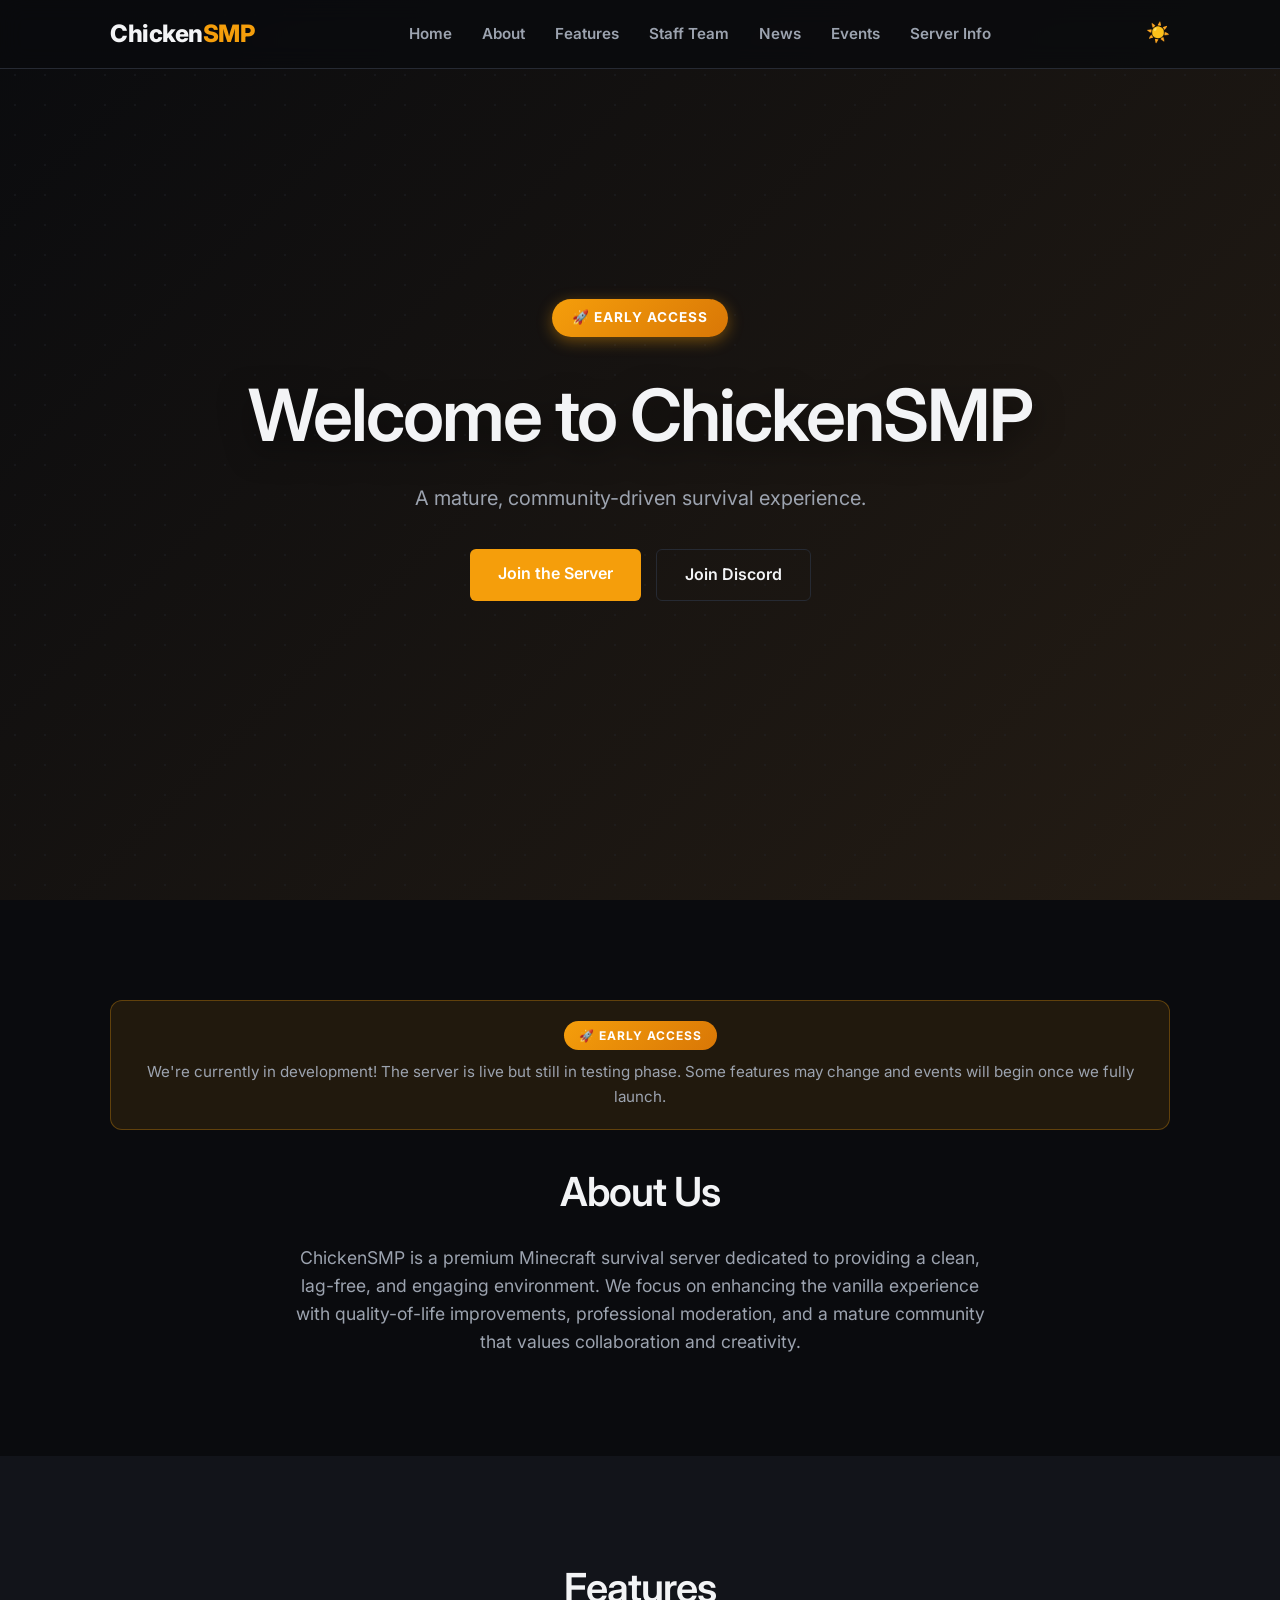
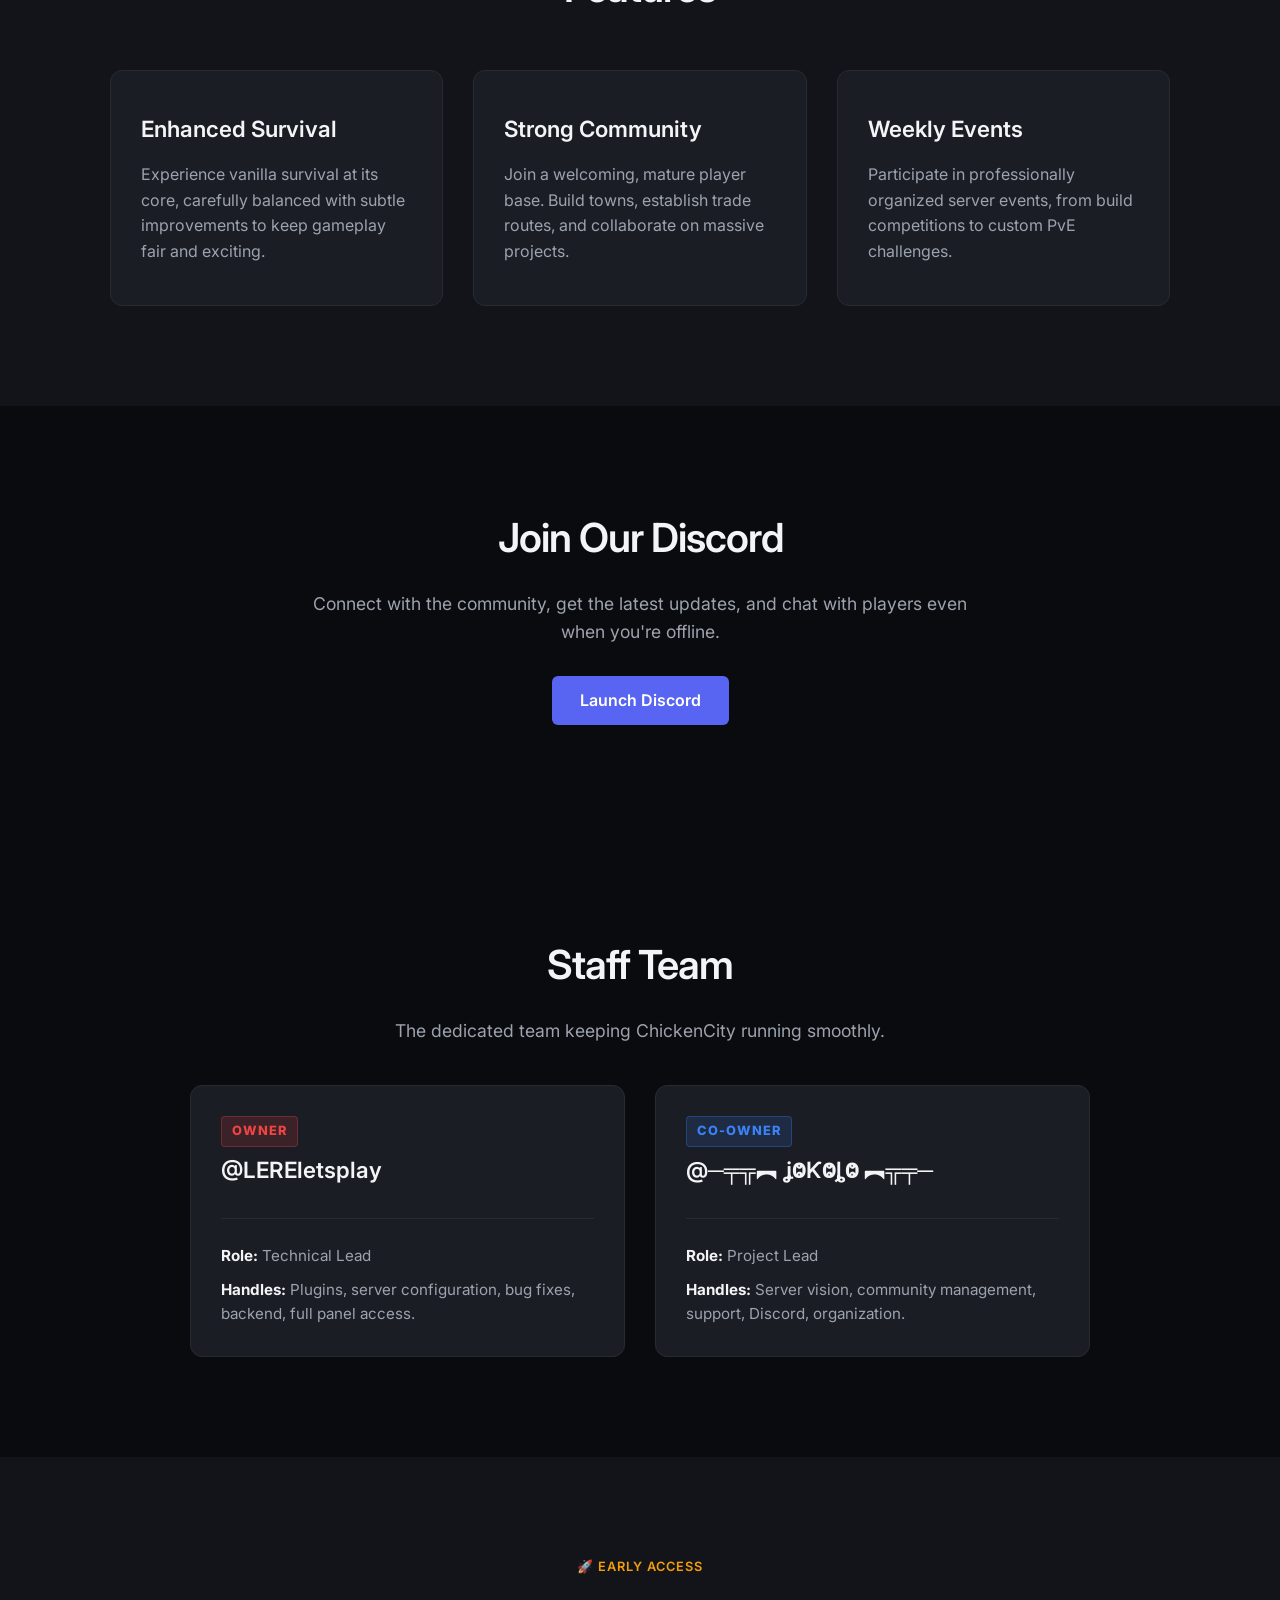
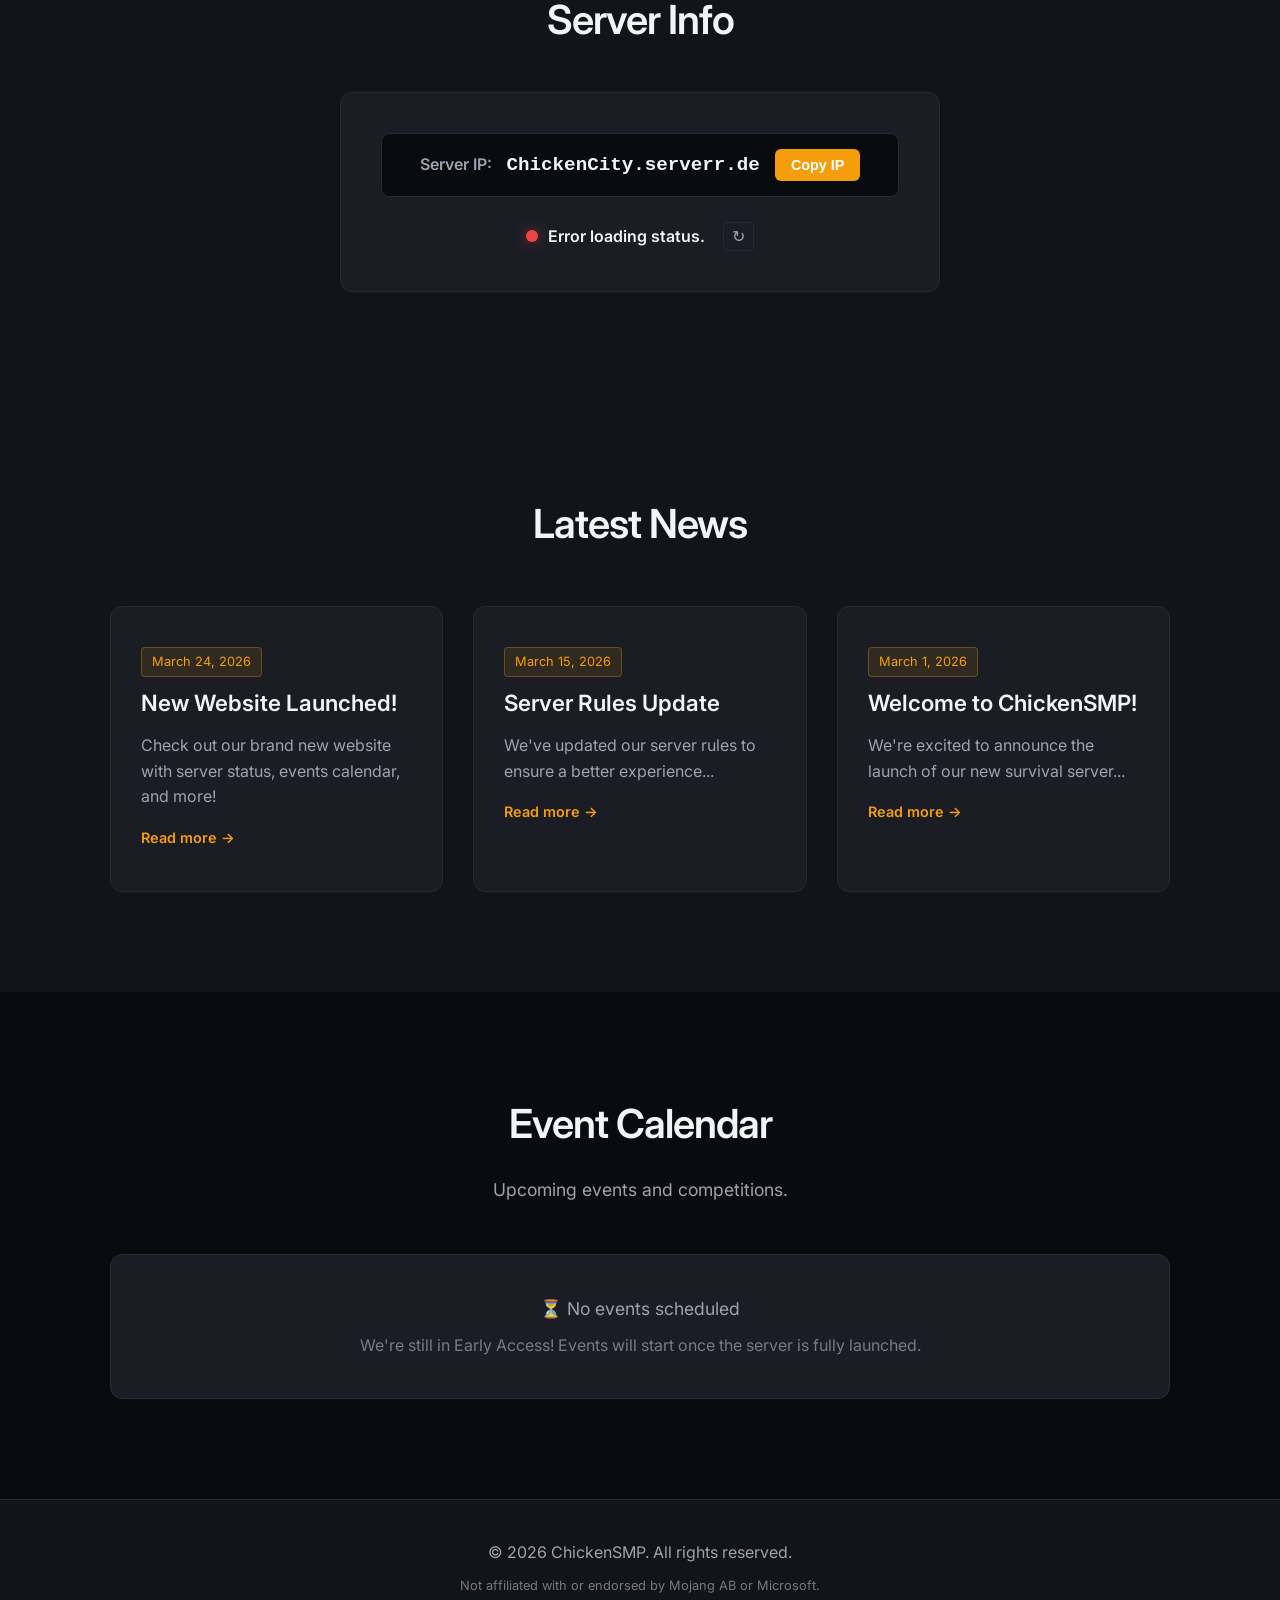
<file: index.html>
<!DOCTYPE html>
<html lang="en">
<head>
    <meta charset="UTF-8">
    <meta name="viewport" content="width=device-width, initial-scale=1.0">
    <title>ChickenSMP | Premium Minecraft Server</title>
    <link href="https://fonts.googleapis.com/css2?family=Inter:wght@300;400;600;800&display=swap" rel="stylesheet">
    <link rel="stylesheet" href="style.css">
</head>
<body>

    <nav class="navbar">
        <div class="nav-container">
            <a href="#home" class="logo">Chicken<span>SMP</span></a>
            <ul class="nav-links">
                <li><a href="#home">Home</a></li>
                <li><a href="#about">About</a></li>
                <li><a href="#features">Features</a></li>
                <li><a href="#staff">Staff Team</a></li>
                <li><a href="#news">News</a></li>
                <li><a href="#calendar">Events</a></li>
                <li><a href="#info">Server Info</a></li>
            </ul>
            <div class="nav-actions">
                <button id="theme-toggle" aria-label="Toggle Dark/Light Mode">☀️</button>
            </div>
        </div>
    </nav>

    <header id="home" class="hero">
        <div class="hero-overlay"></div>
        <div class="hero-content reveal">
            <span class="early-access-badge">🚀 Early Access</span>
            <h1>Welcome to ChickenSMP</h1>
            <p>A mature, community-driven survival experience.</p>
            <div class="hero-buttons">
                <a href="#info" class="btn btn-primary">Join the Server</a>
                <a href="#discord" class="btn btn-secondary">Join Discord</a>
            </div>
        </div>
    </header>

    <section id="about" class="section">
        <div class="container reveal">
            <div class="early-access-banner">
                <span class="badge">🚀 Early Access</span>
                <p>We're currently in development! The server is live but still in testing phase. Some features may change and events will begin once we fully launch.</p>
            </div>
            <h2 class="section-title">About Us</h2>
            <p class="section-text">
                ChickenSMP is a premium Minecraft survival server dedicated to providing a clean, lag-free, and engaging environment. We focus on enhancing the vanilla experience with quality-of-life improvements, professional moderation, and a mature community that values collaboration and creativity.
            </p>
        </div>
    </section>

    <section id="features" class="section bg-alt">
        <div class="container reveal">
            <h2 class="section-title">Features</h2>
            <div class="grid">
                <div class="card hover-glow">
                    <h3>Enhanced Survival</h3>
                    <p>Experience vanilla survival at its core, carefully balanced with subtle improvements to keep gameplay fair and exciting.</p>
                </div>
                <div class="card hover-glow" style="transition-delay: 0.1s;">
                    <h3>Strong Community</h3>
                    <p>Join a welcoming, mature player base. Build towns, establish trade routes, and collaborate on massive projects.</p>
                </div>
                <div class="card hover-glow" style="transition-delay: 0.2s;">
                    <h3>Weekly Events</h3>
                    <p>Participate in professionally organized server events, from build competitions to custom PvE challenges.</p>
                </div>
            </div>
        </div>
    </section>

    <section id="discord" class="section">
        <div class="container text-center reveal">
            <h2 class="section-title">Join Our Discord</h2>
            <p class="section-text">Connect with the community, get the latest updates, and chat with players even when you're offline.</p>
            <a href="https://discord.gg/7nu7mjm6Xs" target="_blank" rel="noopener noreferrer" class="btn btn-primary discord-btn">
                Launch Discord
            </a>
        </div>
    </section>

    <section id="staff" class="section">
        <div class="container reveal">
            <h2 class="section-title">Staff Team</h2>
            <p class="section-text" style="margin-bottom: 40px;">The dedicated team keeping ChickenCity running smoothly.</p>
            
            <div class="grid staff-grid">
                <div class="card staff-card hover-glow">
                    <div class="staff-header">
                        <span class="staff-role owner-role">Owner</span>
                        <h3>@LEREletsplay</h3>
                    </div>
                    <ul class="staff-details">
                        <li><strong>Role:</strong> Technical Lead</li>
                        <li><strong>Handles:</strong> Plugins, server configuration, bug fixes, backend, full panel access.</li>
                    </ul>
                </div>

                <div class="card staff-card hover-glow" style="transition-delay: 0.1s;">
                    <div class="staff-header">
                        <span class="staff-role coowner-role">Co-Owner</span>
                        <h3>@─╤╦︻ ʝⰙƘⰙȴⰙ ︻╦╤─</h3>
                    </div>
                    <ul class="staff-details">
                        <li><strong>Role:</strong> Project Lead</li>
                        <li><strong>Handles:</strong> Server vision, community management, support, Discord, organization.</li>
                    </ul>
                </div>
            </div>
        </div>
    </section>

    <section id="info" class="section bg-alt">
        <div class="container reveal">
            <span class="section-badge">🚀 Early Access</span>
            <h2 class="section-title">Server Info</h2>
            <div class="info-card hover-glow">
                <div class="ip-container">
                    <span class="ip-label">Server IP:</span>
                    <span id="ip-text" class="ip-address">ChickenCity.serverr.de</span>
                    <button id="copy-btn" class="btn btn-sm">Copy IP</button>
                </div>
                <div class="status-container">
                    <div class="status-indicator" id="status-dot"></div>
                    <span id="server-status">Pinging server...</span>
                    <button id="refresh-status" class="refresh-btn" aria-label="Refresh Status">↻</button>
                </div>
            </div>
        </div>
    </section>

    <section id="news" class="section bg-alt">
        <div class="container reveal">
            <h2 class="section-title">Latest News</h2>
            <div id="news-grid" class="grid">
                <p class="section-text">Loading posts...</p>
            </div>
        </div>
    </section>

    <section id="calendar" class="section">
        <div class="container reveal">
            <h2 class="section-title">Event Calendar</h2>
            <p class="section-text" style="margin-bottom: 40px;">Upcoming events and competitions.</p>
            <div id="events-grid" class="grid">
                <p class="section-text">Loading events...</p>
            </div>
        </div>
    </section>

    <footer class="footer">
        <div class="container">
            <p>&copy; 2026 ChickenSMP. All rights reserved.</p>
            <p class="disclaimer">Not affiliated with or endorsed by Mojang AB or Microsoft.</p>
        </div>
    </footer>

    <script src="data.js"></script>
    <script src="script.js"></script>
</body>
</html>
</file>
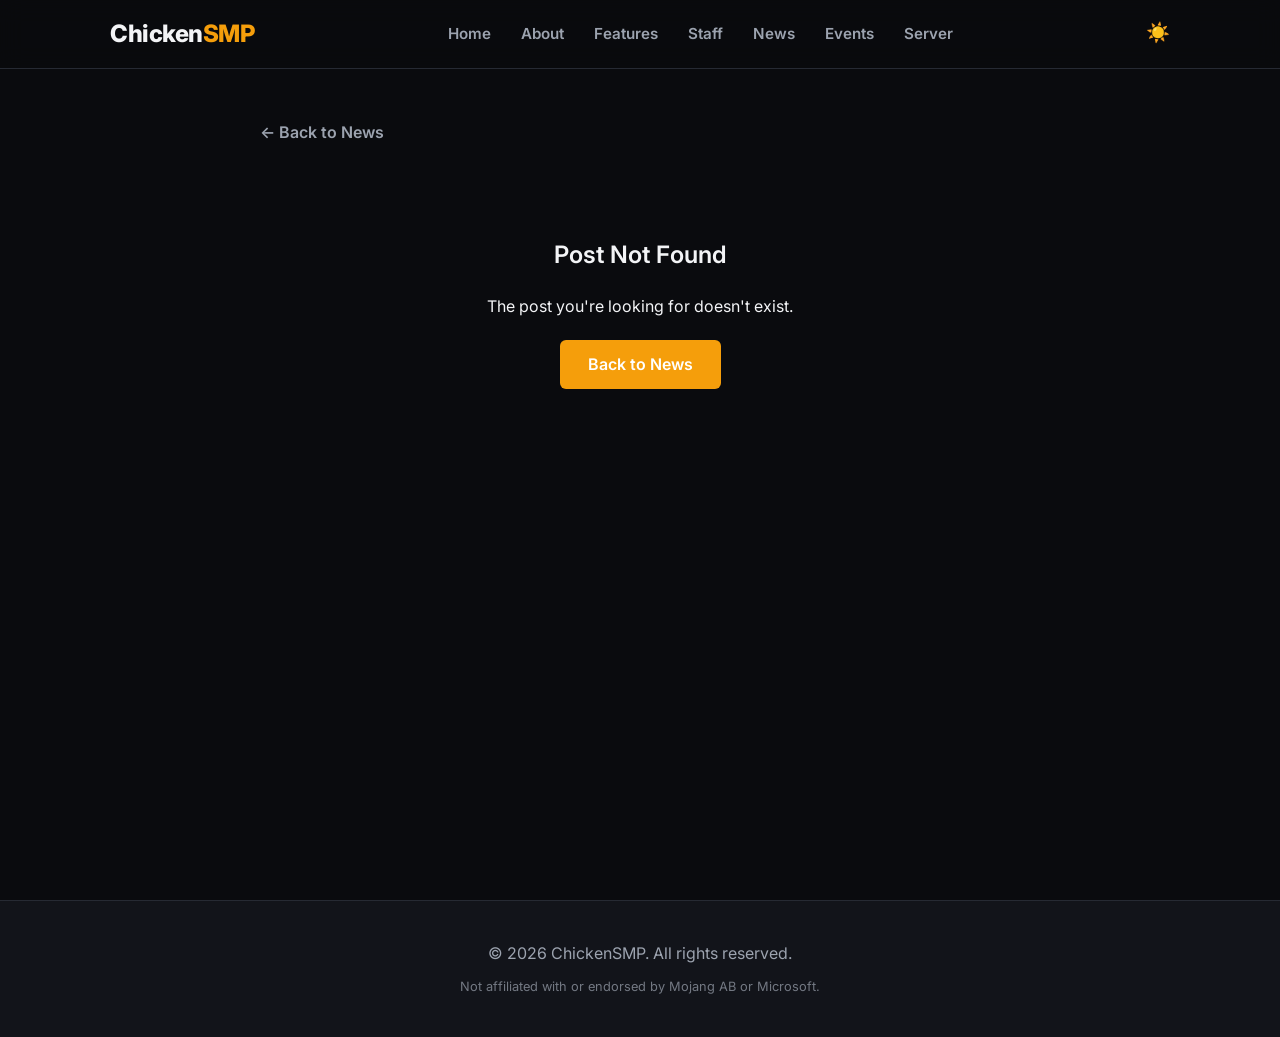
<file: post.html>
<!DOCTYPE html>
<html lang="en">
<head>
    <meta charset="UTF-8">
    <meta name="viewport" content="width=device-width, initial-scale=1.0">
    <title>Loading... | ChickenSMP News</title>
    <link href="https://fonts.googleapis.com/css2?family=Inter:wght@300;400;600;800&display=swap" rel="stylesheet">
    <link rel="stylesheet" href="style.css">
    <style>
        .post-page {
            min-height: 100vh;
            padding: 120px 20px 60px;
            max-width: 800px;
            margin: 0 auto;
        }
        .post-header {
            margin-bottom: 40px;
            padding-bottom: 30px;
            border-bottom: 1px solid var(--border-color);
        }
        .post-date {
            font-size: 0.9rem;
            color: var(--accent-color);
            margin-bottom: 15px;
            display: inline-block;
            background: rgba(245, 158, 11, 0.1);
            padding: 6px 14px;
            border-radius: 6px;
            border: 1px solid rgba(245, 158, 11, 0.3);
        }
        .post-title {
            font-size: 2.5rem;
            margin-bottom: 20px;
            line-height: 1.3;
        }
        .post-content {
            font-size: 1.1rem;
            line-height: 1.8;
            color: var(--text-secondary);
        }
        .post-content p { margin-bottom: 20px; }
        .back-btn {
            display: inline-flex;
            align-items: center;
            gap: 8px;
            color: var(--text-secondary);
            text-decoration: none;
            margin-bottom: 30px;
            font-weight: 600;
            transition: color 0.3s;
        }
        .back-btn:hover { color: var(--accent-color); }
        .error-message { text-align: center; padding: 60px 20px; }
        .error-message h2 { margin-bottom: 20px; }
    </style>
</head>
<body>

    <nav class="navbar">
        <div class="nav-container">
            <a href="index.html" class="logo">Chicken<span>SMP</span></a>
            <ul class="nav-links">
                <li><a href="index.html#home">Home</a></li>
                <li><a href="index.html#about">About</a></li>
                <li><a href="index.html#features">Features</a></li>
                <li><a href="index.html#staff">Staff</a></li>
                <li><a href="index.html#news">News</a></li>
                <li><a href="index.html#calendar">Events</a></li>
                <li><a href="index.html#info">Server</a></li>
            </ul>
            <div class="nav-actions">
                <button id="theme-toggle" aria-label="Toggle Dark/Light Mode">☀️</button>
            </div>
        </div>
    </nav>

    <main class="post-page">
        <a href="index.html#news" class="back-btn">← Back to News</a>
        
        <article id="post-container">
            <p class="section-text">Loading post...</p>
        </article>
    </main>

    <footer class="footer">
        <div class="container">
            <p>&copy; 2026 ChickenSMP. All rights reserved.</p>
            <p class="disclaimer">Not affiliated with or endorsed by Mojang AB or Microsoft.</p>
        </div>
    </footer>

    <script src="data.js"></script>
    <script>
        // Theme toggle (same as main site)
        const themeToggleBtn = document.getElementById('theme-toggle');
        const body = document.body;
        
        const currentTheme = localStorage.getItem('theme');
        if (currentTheme === 'light') {
            body.classList.add('light-theme');
            themeToggleBtn.textContent = '🌙';
        }

        themeToggleBtn.addEventListener('click', () => {
            body.classList.toggle('light-theme');
            if (body.classList.contains('light-theme')) {
                localStorage.setItem('theme', 'light');
                themeToggleBtn.textContent = '🌙';
            } else {
                localStorage.setItem('theme', 'dark');
                themeToggleBtn.textContent = '☀️';
            }
        });

        // Get post ID from URL
        const urlParams = new URLSearchParams(window.location.search);
        const postId = parseInt(urlParams.get('id'));

        // Find and display post
        const posts = siteData.posts || [];
        const post = posts.find(p => p.id === postId);
        const container = document.getElementById('post-container');

        if (post) {
            document.title = post.title + ' | ChickenSMP News';
            
            const formattedDate = new Date(post.date).toLocaleDateString('en-US', { 
                year: 'numeric', 
                month: 'long', 
                day: 'numeric' 
            });
            
            container.innerHTML = `
                <header class="post-header">
                    <span class="post-date">${formattedDate}</span>
                    <h1 class="post-title">${post.title}</h1>
                </header>
                <div class="post-content">
                    ${post.content}
                </div>
            `;
        } else {
            container.innerHTML = `
                <div class="error-message">
                    <h2>Post Not Found</h2>
                    <p>The post you're looking for doesn't exist.</p>
                    <a href="index.html#news" class="btn btn-primary" style="margin-top: 20px;">Back to News</a>
                </div>
            `;
        }
    </script>
</body>
</html>
</file>
<file: style.css>
/* CSS Variables for Theming */
:root {
    /* Dark Theme (Default) */
    --bg-primary: #0a0b0e;
    --bg-secondary: #12141a;
    --text-primary: #f3f4f6;
    --text-secondary: #9ca3af;
    --accent-color: #f59e0b; /* Amber/Gold accent */
    --accent-hover: #d97706;
    --card-bg: #1a1d24;
    --border-color: #262a33;
    --nav-bg: rgba(10, 11, 14, 0.85);
    --glow-color: rgba(245, 158, 11, 0.15);
}

/* Light Theme Overrides */
.light-theme {
    --bg-primary: #f9fafb;
    --bg-secondary: #f3f4f6;
    --text-primary: #111827;
    --text-secondary: #4b5563;
    --card-bg: #ffffff;
    --border-color: #e5e7eb;
    --nav-bg: rgba(249, 250, 251, 0.85);
    --glow-color: rgba(0, 0, 0, 0.08);
}

/* Reset & Base Styles */
* { margin: 0; padding: 0; box-sizing: border-box; }
html { scroll-behavior: smooth; overflow-x: hidden; }

body {
    font-family: 'Inter', sans-serif;
    background-color: var(--bg-primary);
    color: var(--text-primary);
    line-height: 1.6;
    transition: background-color 0.4s ease, color 0.4s ease;
    overflow-x: hidden;
}

*, *::before, *::after {
    transition: background-color 0.4s ease, border-color 0.4s ease, color 0.3s ease;
}

h1, h2, h3 { font-weight: 600; color: var(--text-primary); }
.container { max-width: 1100px; margin: 0 auto; padding: 0 20px; }
.text-center { text-align: center; }
.bg-alt { background-color: var(--bg-secondary); }

/* Scroll Reveal Animations */
.reveal {
    opacity: 0;
    transform: translateY(40px);
    transition: all 0.8s cubic-bezier(0.5, 0, 0, 1);
}

.reveal.active {
    opacity: 1;
    transform: translateY(0);
}

/* Navigation */
.navbar {
    position: fixed;
    top: 0;
    width: 100%;
    background: var(--nav-bg);
    backdrop-filter: blur(12px);
    border-bottom: 1px solid var(--border-color);
    z-index: 1000;
    padding: 15px 0;
    transition: all 0.3s ease;
}

.nav-container {
    max-width: 1100px;
    margin: 0 auto;
    padding: 0 20px;
    display: flex;
    justify-content: space-between;
    align-items: center;
}

.logo { font-size: 1.5rem; font-weight: 800; text-decoration: none; color: var(--text-primary); letter-spacing: -0.5px; }
.logo span { color: var(--accent-color); }

.nav-links { list-style: none; display: flex; gap: 30px; }
.nav-links a {
    text-decoration: none;
    color: var(--text-secondary);
    font-weight: 600;
    font-size: 0.95rem;
    position: relative;
    transition: color 0.3s ease;
}

/* Nav Link Underline Animation */
.nav-links a::after {
    content: '';
    position: absolute;
    width: 0;
    height: 2px;
    bottom: -4px;
    left: 0;
    background-color: var(--accent-color);
    transition: width 0.3s ease;
}
.nav-links a:hover { color: var(--text-primary); }
.nav-links a:hover::after { width: 100%; }

#theme-toggle { background: none; border: none; font-size: 1.2rem; cursor: pointer; color: var(--text-primary); transition: transform 0.4s cubic-bezier(0.68, -0.55, 0.265, 1.55); }
#theme-toggle:hover { transform: rotate(45deg) scale(1.1); }

/* Sections */
.section { padding: 100px 0; }
.section-title { font-size: 2.5rem; margin-bottom: 20px; text-align: center; letter-spacing: -1px; }
.section-badge {
    display: block;
    text-align: center;
    margin-bottom: 10px;
    color: var(--accent-color);
    font-size: 0.8rem;
    font-weight: 600;
    text-transform: uppercase;
    letter-spacing: 1px;
}
.section-text { text-align: center; max-width: 700px; margin: 0 auto; color: var(--text-secondary); font-size: 1.1rem; }

/* Animated Gradient Hero Section */
.hero {
    height: 100vh;
    display: flex;
    align-items: center;
    justify-content: center;
    text-align: center;
    /* Beautiful animated dark gradient */
    background: linear-gradient(-45deg, #0a0b0e, #1a1d24, #2d2216, #0a0b0e);
    background-size: 400% 400%;
    animation: gradientBG 15s ease infinite;
    position: relative;
    padding: 0 20px;
}

@keyframes gradientBG {
    0% { background-position: 0% 50%; }
    50% { background-position: 100% 50%; }
    100% { background-position: 0% 50%; }
}

.hero-overlay {
    position: absolute;
    top: 0; left: 0; width: 100%; height: 100%;
    /* Adds a subtle dot pattern overlay to make it look technical/complex */
    background-image: radial-gradient(var(--border-color) 1px, transparent 1px);
    background-size: 30px 30px;
    opacity: 0.3;
}

.hero-content {
    position: relative;
    z-index: 2;
    animation: floatUp 1.2s cubic-bezier(0.2, 0.8, 0.2, 1) forwards;
}

@keyframes floatUp {
    from { opacity: 0; transform: translateY(40px); }
    to { opacity: 1; transform: translateY(0); }
}

.hero-content h1 { font-size: 4.5rem; margin-bottom: 10px; letter-spacing: -2px; text-shadow: 0 10px 30px rgba(0,0,0,0.5); }
.hero-content p { font-size: 1.25rem; color: var(--text-secondary); margin-bottom: 35px; }
.hero-buttons { display: flex; gap: 15px; justify-content: center; }

.early-access-badge {
    display: inline-block;
    background: linear-gradient(135deg, #f59e0b, #d97706);
    color: white;
    padding: 8px 20px;
    border-radius: 50px;
    font-size: 0.85rem;
    font-weight: 700;
    text-transform: uppercase;
    letter-spacing: 1px;
    margin-bottom: 20px;
    box-shadow: 0 4px 15px rgba(245, 158, 11, 0.4);
}

.early-access-banner {
    background: rgba(245, 158, 11, 0.1);
    border: 1px solid rgba(245, 158, 11, 0.3);
    border-radius: 12px;
    padding: 20px 25px;
    margin-bottom: 30px;
    text-align: center;
}

.early-access-banner .badge {
    display: inline-block;
    background: linear-gradient(135deg, #f59e0b, #d97706);
    color: white;
    padding: 5px 15px;
    border-radius: 50px;
    font-size: 0.75rem;
    font-weight: 700;
    text-transform: uppercase;
    letter-spacing: 1px;
    margin-bottom: 10px;
}

.early-access-banner p {
    color: var(--text-secondary);
    font-size: 0.95rem;
    margin: 0;
}

/* Buttons */
.btn {
    display: inline-block;
    padding: 12px 28px;
    border-radius: 6px;
    font-weight: 600;
    text-decoration: none;
    border: none;
    cursor: pointer;
    transition: all 0.3s cubic-bezier(0.25, 0.8, 0.25, 1);
    font-size: 1rem;
    position: relative;
    overflow: hidden;
}

.btn-primary { background-color: var(--accent-color); color: #fff; }
.btn-primary:hover {
    background-color: var(--accent-hover);
    transform: translateY(-3px);
    box-shadow: 0 10px 20px rgba(245, 158, 11, 0.3);
}

.btn-secondary { background-color: transparent; color: var(--text-primary); border: 1px solid var(--border-color); backdrop-filter: blur(5px); }
.btn-secondary:hover { background-color: var(--card-bg); transform: translateY(-3px); }

.btn-sm { padding: 8px 16px; font-size: 0.9rem; background: var(--accent-color); color: white; }

/* Grid & Cards */
.grid { display: grid; grid-template-columns: repeat(auto-fit, minmax(300px, 1fr)); gap: 30px; margin-top: 50px; }

.card {
    background-color: var(--card-bg);
    padding: 40px 30px;
    border-radius: 12px;
    border: 1px solid var(--border-color);
    transition: all 0.4s cubic-bezier(0.175, 0.885, 0.32, 1.275);
}

.hover-glow:hover {
    transform: translateY(-8px) scale(1.02);
    box-shadow: 0 15px 30px var(--glow-color);
    border-color: var(--accent-color);
}

.card h3 { margin-bottom: 15px; font-size: 1.4rem; }
.card p { color: var(--text-secondary); }

/* Staff Section Specifics */
.staff-grid { max-width: 900px; margin: 40px auto 0; }
.staff-card { padding: 30px; display: flex; flex-direction: column; gap: 15px; }
.staff-header { display: flex; flex-direction: column; gap: 5px; margin-bottom: 10px; border-bottom: 1px solid var(--border-color); padding-bottom: 15px; }

.staff-role {
    font-size: 0.8rem;
    text-transform: uppercase;
    letter-spacing: 1px;
    font-weight: 800;
    display: inline-block;
    padding: 4px 10px;
    border-radius: 4px;
    width: fit-content;
}
.owner-role { background-color: rgba(239, 68, 68, 0.15); color: #ef4444; border: 1px solid rgba(239, 68, 68, 0.3); }
.coowner-role { background-color: rgba(59, 130, 246, 0.15); color: #3b82f6; border: 1px solid rgba(59, 130, 246, 0.3); }

.staff-details { list-style: none; color: var(--text-secondary); font-size: 0.95rem; display: flex; flex-direction: column; gap: 10px; }
.staff-details strong { color: var(--text-primary); }

/* Server Info Section */
.info-card { background-color: var(--card-bg); border: 1px solid var(--border-color); border-radius: 12px; padding: 40px; max-width: 600px; margin: 40px auto 0; text-align: center; }

.ip-container {
    display: flex; align-items: center; justify-content: center; gap: 15px;
    background-color: var(--bg-primary); padding: 15px; border-radius: 8px;
    border: 1px solid var(--border-color); margin-bottom: 25px; flex-wrap: wrap;
}

.ip-label { color: var(--text-secondary); font-weight: 600; }
.ip-address { font-family: monospace; font-size: 1.2rem; font-weight: bold; color: var(--text-primary); }

/* Copy Animation Classes */
.copy-success { background-color: #10b981 !important; transform: scale(0.95); }

.status-container { display: flex; align-items: center; justify-content: center; gap: 10px; font-weight: 600; }
.status-indicator { width: 12px; height: 12px; border-radius: 50%; background-color: #6b7280; transition: background-color 0.3s; box-shadow: 0 0 10px rgba(0,0,0,0.2); }
.status-indicator.online { background-color: #10b981; box-shadow: 0 0 15px rgba(16, 185, 129, 0.5); }
.status-indicator.offline { background-color: #ef4444; box-shadow: 0 0 15px rgba(239, 68, 68, 0.5); }

.refresh-btn {
    background: none;
    border: 1px solid var(--border-color);
    border-radius: 4px;
    color: var(--text-secondary);
    cursor: pointer;
    font-size: 1rem;
    padding: 4px 8px;
    margin-left: 8px;
    transition: all 0.3s ease;
}

.refresh-btn:hover {
    background-color: var(--card-bg);
    color: var(--text-primary);
    border-color: var(--accent-color);
}

.refresh-btn.spinning {
    animation: spin 1s linear infinite;
}

@keyframes spin {
    from { transform: rotate(0deg); }
    to { transform: rotate(360deg); }
}

/* Discord Button */
.discord-btn { margin-top: 30px; background-color: #5865F2; }
.discord-btn:hover { background-color: #4752C4; box-shadow: 0 10px 20px rgba(88, 101, 242, 0.4); }

/* News Section */
.news-card { text-align: left; }
.news-date { 
    font-size: 0.8rem; 
    color: var(--accent-color); 
    margin-bottom: 8px;
    display: inline-block;
    background: rgba(245, 158, 11, 0.1);
    padding: 4px 10px;
    border-radius: 4px;
    border: 1px solid rgba(245, 158, 11, 0.3);
}
.news-card h3 { margin-bottom: 12px; }
.news-excerpt { color: var(--text-secondary); margin-bottom: 15px; line-height: 1.6; }
.read-more { color: var(--accent-color); text-decoration: none; font-weight: 600; font-size: 0.9rem; }
.read-more:hover { text-decoration: underline; }

/* Blog Modal */
.modal-overlay {
    display: none;
    position: fixed;
    top: 0; left: 0; width: 100%; height: 100%;
    background: rgba(0, 0, 0, 0.8);
    z-index: 2000;
    align-items: center;
    justify-content: center;
    padding: 20px;
}

.modal-overlay.active { display: flex; }

.modal-content {
    background: var(--card-bg);
    border: 1px solid var(--border-color);
    border-radius: 12px;
    padding: 40px;
    max-width: 600px;
    width: 100%;
    max-height: 80vh;
    overflow-y: auto;
    position: relative;
}

.modal-close {
    position: absolute;
    top: 15px;
    right: 20px;
    font-size: 1.5rem;
    cursor: pointer;
    color: var(--text-secondary);
    background: none;
    border: none;
}

.modal-close:hover { color: var(--text-primary); }

.modal-title { margin-bottom: 10px; }
.modal-date { color: var(--accent-color); margin-bottom: 20px; font-size: 0.9rem; }
.modal-body { color: var(--text-secondary); line-height: 1.8; }

/* Calendar/Events Section */
.event-card { text-align: left; }
.event-date-badge {
    background: var(--accent-color);
    color: white;
    padding: 8px 12px;
    border-radius: 6px;
    font-size: 0.85rem;
    font-weight: 600;
    margin-bottom: 15px;
    display: inline-block;
}
.event-name { margin-bottom: 10px; }
.event-desc { color: var(--text-secondary); font-size: 0.95rem; }
.event-time { color: var(--accent-color); font-size: 0.85rem; margin-top: 10px; }

/* Footer */
.footer { background-color: var(--bg-secondary); padding: 40px 0; text-align: center; border-top: 1px solid var(--border-color); color: var(--text-secondary); }
.disclaimer { font-size: 0.8rem; margin-top: 10px; opacity: 0.7; }

/* Responsive Design */
@media (max-width: 768px) {
    .nav-links { display: none; }
    .hero-content h1 { font-size: 2.8rem; }
    .ip-container { flex-direction: column; }
}
</file>
